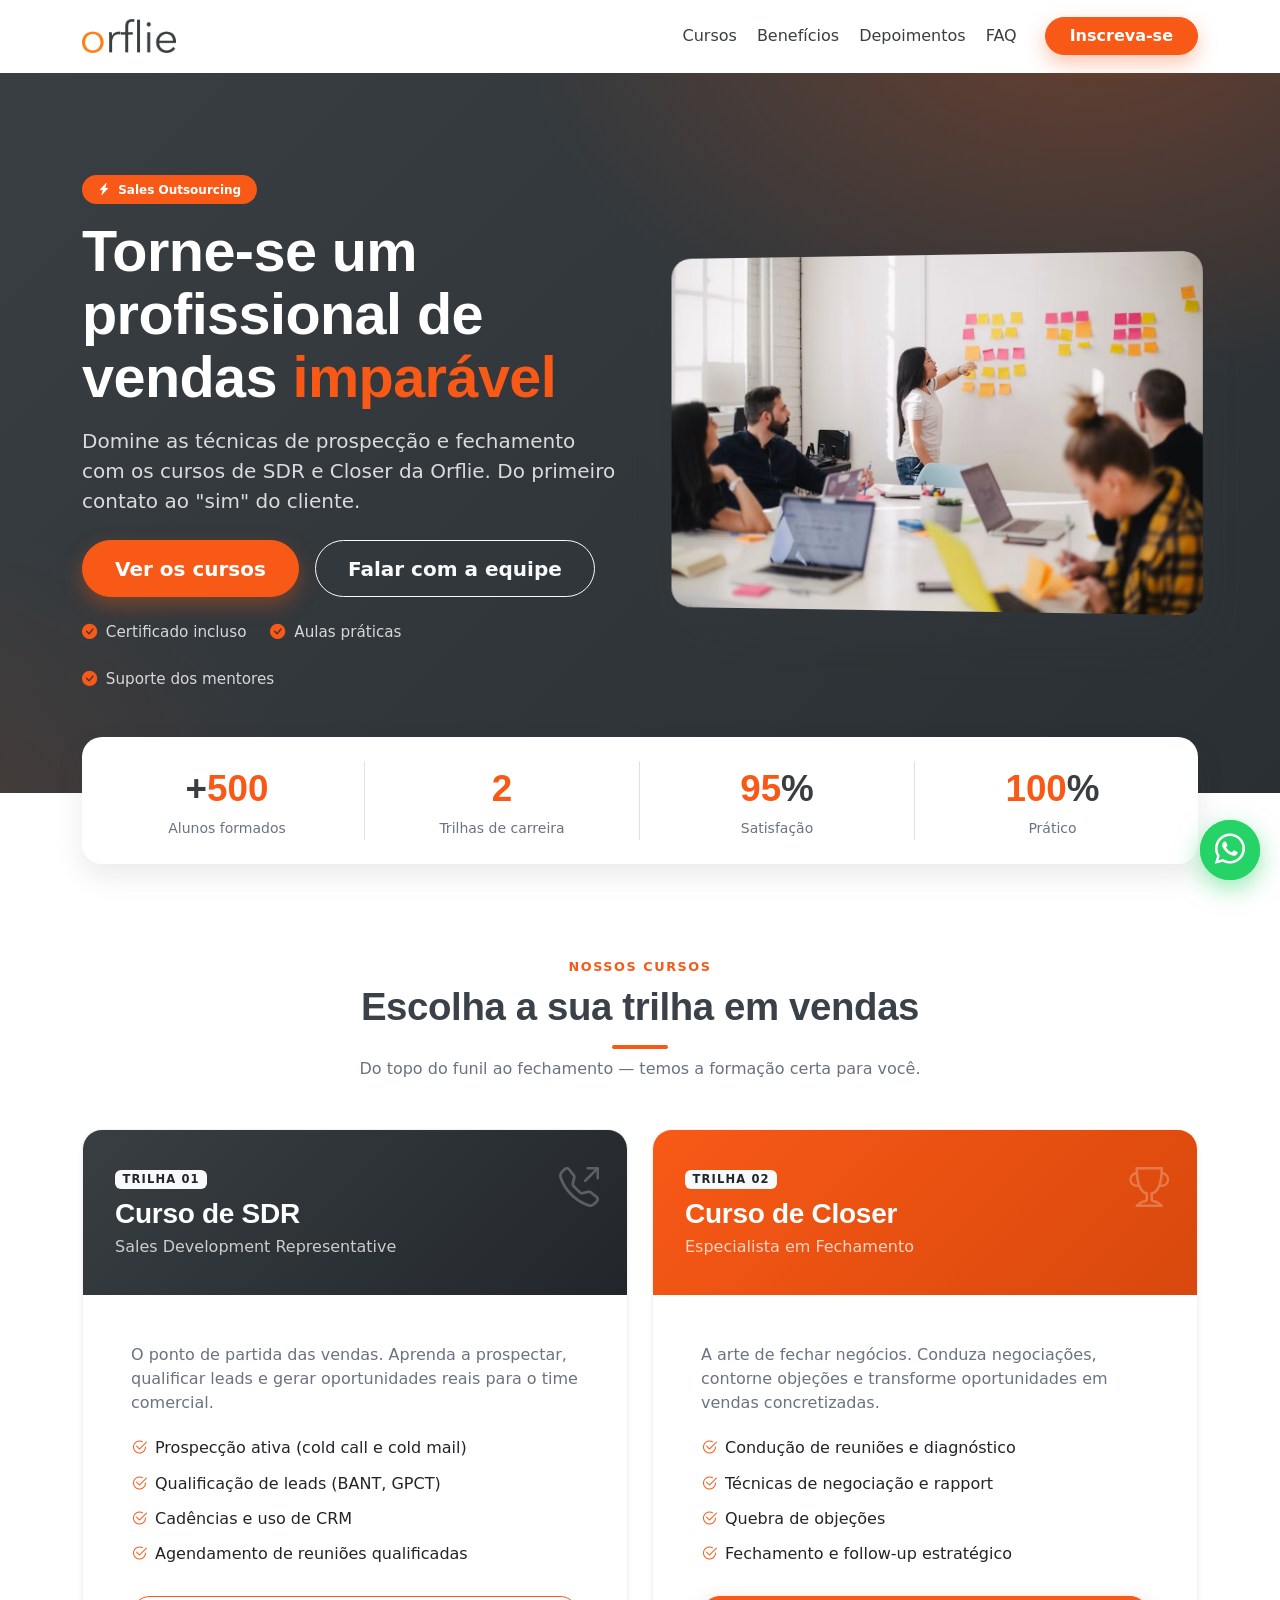
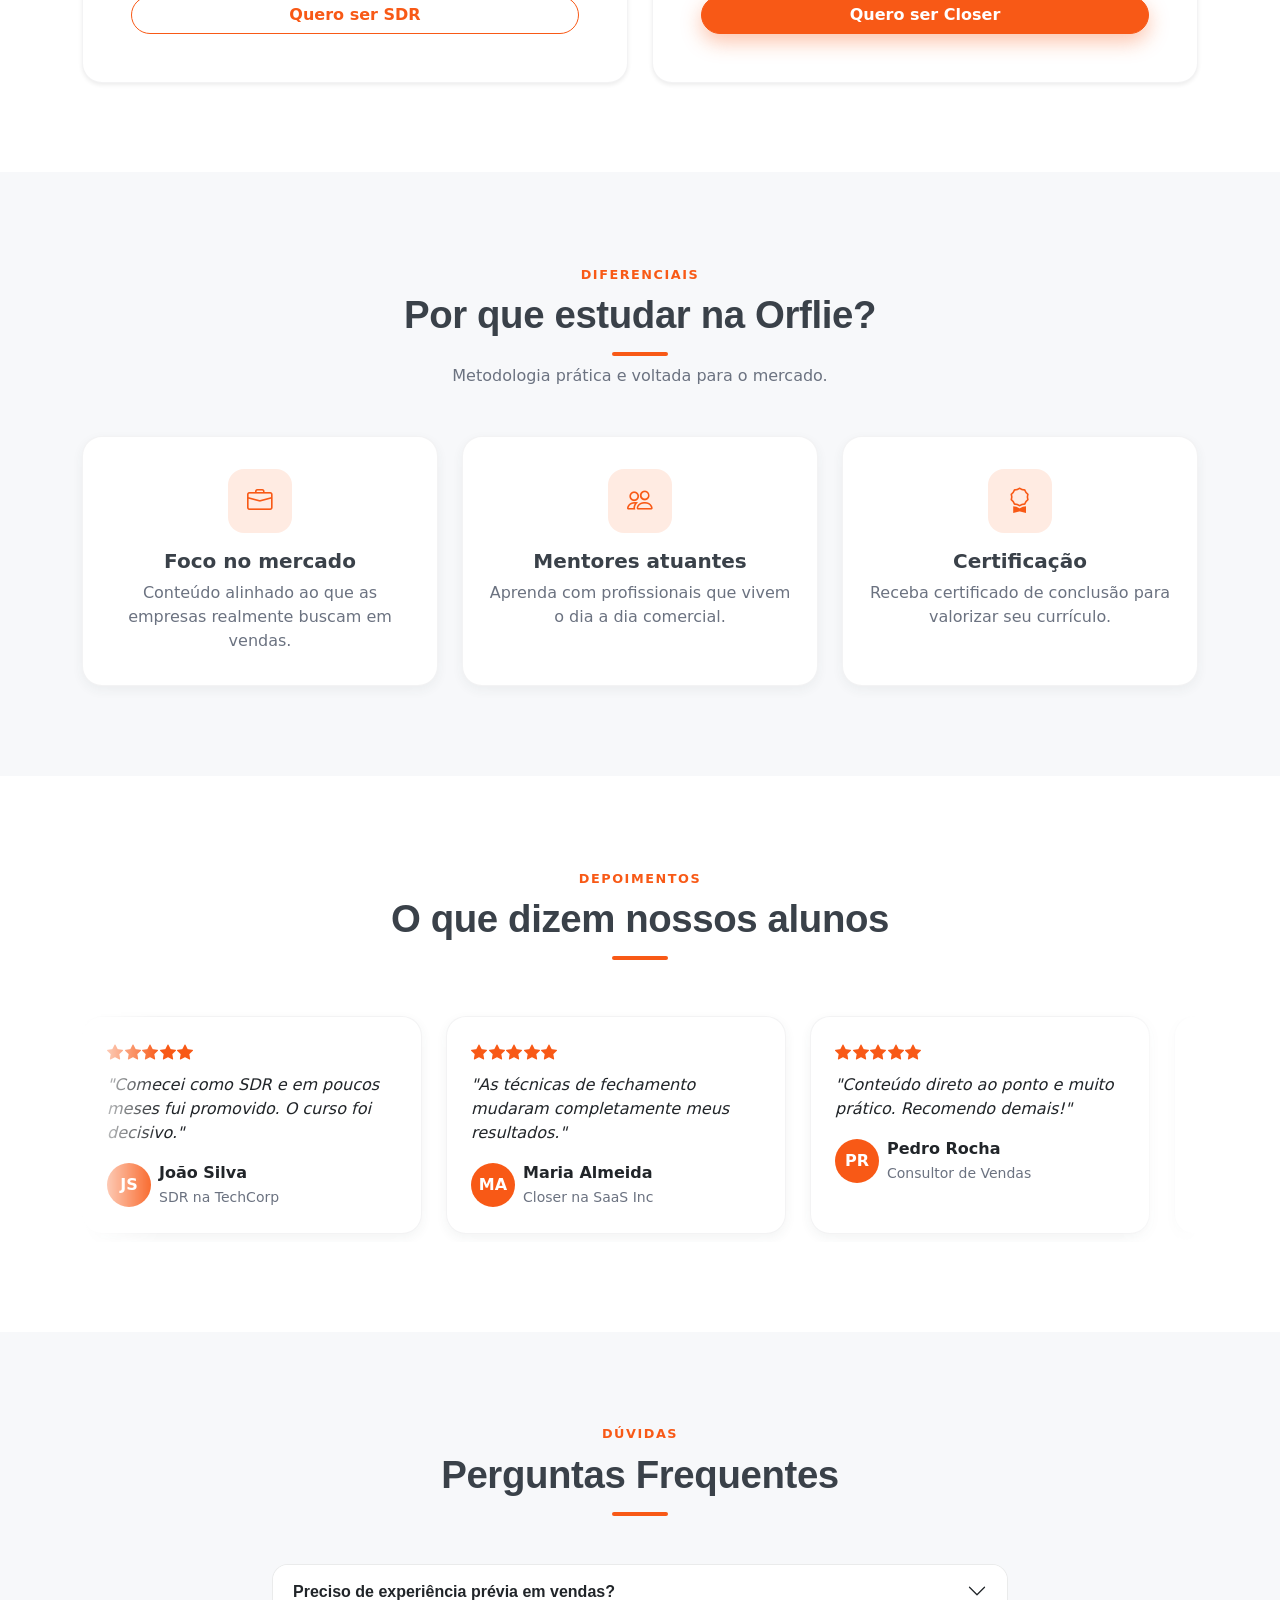
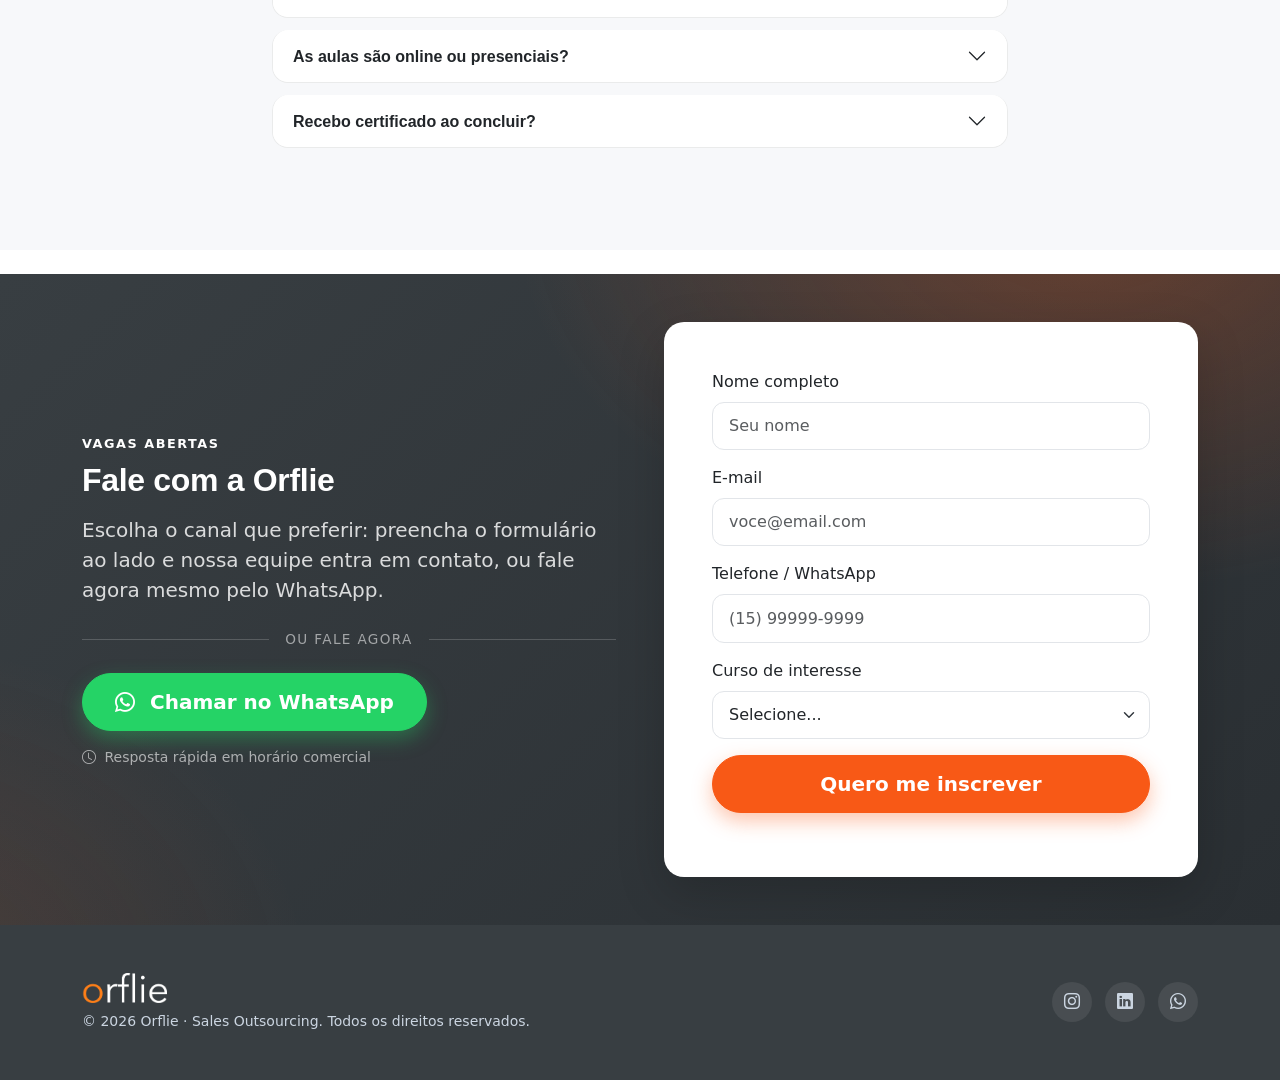
<file: index.html>
<!DOCTYPE html>
<html lang="pt-BR">
<head>
  <meta charset="UTF-8" />
  <meta name="viewport" content="width=device-width, initial-scale=1.0" />
  <title>Orflie - Plataforma de Cursos de SDR e Closer em Vendas</title>

  <!-- ===== SEO ===== -->
  <meta name="description" content="Plataforma de cursos de vendas da Orflie. Forme-se como SDR ou Closer com metodologia prática: prospecção, qualificação, negociação e fechamento." />
  <meta name="keywords" content="curso de SDR, curso de Closer, cursos de vendas, prospecção, qualificação de leads, fechamento de vendas, Orflie, sales outsourcing, treinamento comercial" />
  <meta name="author" content="Orflie" />
  <meta name="robots" content="index, follow" />
  <meta name="theme-color" content="#F85916" />
  <link rel="canonical" href="https://courses.orflie.lat/" />

  <!-- Open Graph (WhatsApp, Facebook, LinkedIn) -->
  <meta property="og:type" content="website" />
  <meta property="og:site_name" content="Orflie" />
  <meta property="og:locale" content="pt_BR" />
  <meta property="og:title" content="Orflie - Plataforma de Cursos de SDR e Closer em Vendas" />
  <meta property="og:description" content="Forme-se como SDR ou Closer com metodologia prática de vendas. Do primeiro contato ao fechamento." />
  <meta property="og:url" content="https://courses.orflie.lat/" />
  <meta property="og:image" content="https://courses.orflie.lat/assets/images/og-image.jpg" />
  <meta property="og:image:type" content="image/jpeg" />
  <meta property="og:image:width" content="1200" />
  <meta property="og:image:height" content="630" />
  <meta property="og:image:alt" content="Orflie - Plataforma de Cursos de SDR e Closer" />

  <!-- Twitter Cards -->
  <meta name="twitter:card" content="summary_large_image" />
  <meta name="twitter:title" content="Orflie - Plataforma de Cursos de SDR e Closer em Vendas" />
  <meta name="twitter:description" content="Forme-se como SDR ou Closer com metodologia prática de vendas. Do primeiro contato ao fechamento." />
  <meta name="twitter:image" content="https://courses.orflie.lat/assets/images/og-image.jpg" />

  <!-- Favicon -->
  <link rel="icon" href="assets/images/favicon.ico" sizes="any" />
  <link rel="shortcut icon" href="assets/images/favicon.ico" />

  <!-- ===== Segurança aplicável via meta (as demais vêm por HTTP header) ===== -->
  <meta http-equiv="Content-Security-Policy" content="default-src 'self'; script-src 'self' https://cdn.jsdelivr.net; style-src 'self' https://cdn.jsdelivr.net https://fonts.googleapis.com 'unsafe-inline'; font-src 'self' https://cdn.jsdelivr.net https://fonts.gstatic.com; img-src 'self' data:; connect-src 'self' https://orflia.ai; base-uri 'self'; form-action 'self'; object-src 'none'" />
  <meta name="referrer" content="strict-origin-when-cross-origin" />

  <!-- ===== Fontes ===== -->
  <link rel="preconnect" href="https://fonts.googleapis.com" />
  <link rel="preconnect" href="https://fonts.gstatic.com" crossorigin />
  <link href="https://fonts.googleapis.com/css2?family=Inter:wght@400;500;600;700&family=Poppins:wght@600;700;800&display=swap" rel="stylesheet" />

  <!-- ===== Bootstrap 5 CSS ===== -->
  <link
    href="https://cdn.jsdelivr.net/npm/bootstrap@5.3.3/dist/css/bootstrap.min.css"
    rel="stylesheet"
    integrity="sha384-QWTKZyjpPEjISv5WaRU9OFeRpok6YctnYmDr5pNlyT2bRjXh0JMhjY6hW+ALEwIH"
    crossorigin="anonymous"
  />
  <!-- ===== Bootstrap Icons ===== -->
  <link rel="stylesheet" href="https://cdn.jsdelivr.net/npm/bootstrap-icons@1.11.3/font/bootstrap-icons.min.css" />

  <!-- ===== CSS da Orflie ===== -->
  <link rel="stylesheet" href="assets/css/style.css" />

  <!-- ===== Dados estruturados (JSON-LD) ===== -->
  <script type="application/ld+json">
  {
    "@context": "https://schema.org",
    "@graph": [
      {
        "@type": "EducationalOrganization",
        "@id": "https://courses.orflie.lat/#organizacao",
        "name": "Orflie",
        "url": "https://courses.orflie.lat/",
        "logo": "https://courses.orflie.lat/assets/images/orflie-light.png",
        "description": "Plataforma de cursos de vendas da Orflie: formação prática para SDR e Closer.",
        "sameAs": [
          "https://www.instagram.com/orflie_group/",
          "https://www.linkedin.com/company/orflie/"
        ]
      },
      {
        "@type": "Course",
        "name": "Curso de SDR",
        "description": "Sales Development Representative: prospecção ativa, qualificação de leads (BANT, GPCT), cadências, uso de CRM e agendamento de reuniões qualificadas.",
        "provider": { "@id": "https://courses.orflie.lat/#organizacao" }
      },
      {
        "@type": "Course",
        "name": "Curso de Closer",
        "description": "Especialista em fechamento: condução de reuniões, técnicas de negociação e rapport, quebra de objeções e follow-up estratégico.",
        "provider": { "@id": "https://courses.orflie.lat/#organizacao" }
      }
    ]
  }
  </script>
</head>
<body>

  <!-- NAVBAR -->
  <nav class="navbar navbar-expand-lg navbar-light sticky-top" id="mainNav">
    <div class="container">
      <a class="navbar-brand" href="#">
        <img class="js-logo" data-variant="light" src="assets/images/orflie-light.png" alt="Orflie" />
      </a>
      <button class="navbar-toggler border-0" type="button" data-bs-toggle="collapse" data-bs-target="#menu" aria-label="Abrir menu">
        <span class="navbar-toggler-icon"></span>
      </button>
      <div class="collapse navbar-collapse" id="menu">
        <ul class="navbar-nav ms-auto mb-2 mb-lg-0 align-items-lg-center gap-lg-1">
          <li class="nav-item"><a class="nav-link" href="#cursos">Cursos</a></li>
          <li class="nav-item"><a class="nav-link" href="#beneficios">Benefícios</a></li>
          <li class="nav-item"><a class="nav-link" href="#depoimentos">Depoimentos</a></li>
          <li class="nav-item"><a class="nav-link" href="#faq">FAQ</a></li>
          <li class="nav-item ms-lg-3">
            <a class="btn btn-primary px-4" href="#contato">Inscreva-se</a>
          </li>
        </ul>
      </div>
    </div>
  </nav>

  <!-- HERO -->
  <header class="hero">
    <div class="container">
      <div class="row align-items-center g-5">
        <div class="col-lg-6">
          <span class="badge rounded-pill mb-3 px-3 py-2" style="background:var(--orflie-primary)">
            <i class="bi bi-lightning-charge-fill me-1"></i> Sales Outsourcing
          </span>
          <h1 class="mb-3">Torne-se um profissional de vendas <span class="highlight">imparável</span></h1>
          <p class="lead mb-4">
            Domine as técnicas de prospecção e fechamento com os cursos de
            <strong>SDR</strong> e <strong>Closer</strong> da Orflie. Do primeiro
            contato ao "sim" do cliente.
          </p>
          <div class="hero-actions d-flex flex-wrap gap-3">
            <a href="#cursos" class="btn btn-primary btn-lg">Ver os cursos</a>
            <a href="#contato" class="btn btn-outline-light btn-lg">Falar com a equipe</a>
          </div>
          <div class="hero-checks d-flex flex-wrap gap-4 mt-4">
            <span class="hero-check"><i class="bi bi-check-circle-fill me-1"></i> Certificado incluso</span>
            <span class="hero-check"><i class="bi bi-check-circle-fill me-1"></i> Aulas práticas</span>
            <span class="hero-check"><i class="bi bi-check-circle-fill me-1"></i> Suporte dos mentores</span>
          </div>
        </div>
        <div class="col-lg-6 text-center">
          <img
            class="hero-img img-fluid"
            src="assets/images/image.png"
            alt="Equipe de vendas em treinamento"
          />
        </div>
      </div>
    </div>
  </header>

  <!-- FAIXA DE ESTATÍSTICAS -->
  <div class="container">
    <div class="stats-band py-4 px-3">
      <div class="row text-center g-3">
        <div class="col-6 col-md-3 stat-item border-end">
          <div class="stat-number">+<span>500</span></div>
          <small class="text-muted-2">Alunos formados</small>
        </div>
        <div class="col-6 col-md-3 stat-item border-end">
          <div class="stat-number"><span>2</span></div>
          <small class="text-muted-2">Trilhas de carreira</small>
        </div>
        <div class="col-6 col-md-3 stat-item border-end">
          <div class="stat-number"><span>95</span>%</div>
          <small class="text-muted-2">Satisfação</small>
        </div>
        <div class="col-6 col-md-3 stat-item">
          <div class="stat-number"><span>100</span>%</div>
          <small class="text-muted-2">Prático</small>
        </div>
      </div>
    </div>
  </div>

  <!-- CURSOS -->
  <section id="cursos" class="section-block">
    <div class="container">
      <div class="text-center mb-5">
        <span class="kicker">Nossos cursos</span>
        <h2 class="section-title">Escolha a sua trilha em vendas</h2>
        <p class="text-muted-2">Do topo do funil ao fechamento — temos a formação certa para você.</p>
      </div>

      <div class="row g-4">
        <!-- CURSO SDR -->
        <div class="col-lg-6">
          <div class="card course-card shadow-sm">
            <div class="course-header sdr">
              <i class="bi bi-telephone-outbound course-icon"></i>
              <span class="badge bg-light text-dark badge-course mb-2">TRILHA 01</span>
              <h3 class="fw-bold mb-1">Curso de SDR</h3>
              <p class="mb-0 opacity-75">Sales Development Representative</p>
            </div>
            <div class="card-body p-4 p-md-5">
              <p class="text-muted-2">
                O ponto de partida das vendas. Aprenda a prospectar, qualificar leads
                e gerar oportunidades reais para o time comercial.
              </p>
              <ul class="list-unstyled course-list mb-4">
                <li><i class="bi bi-check2-circle me-2"></i>Prospecção ativa (cold call e cold mail)</li>
                <li><i class="bi bi-check2-circle me-2"></i>Qualificação de leads (BANT, GPCT)</li>
                <li><i class="bi bi-check2-circle me-2"></i>Cadências e uso de CRM</li>
                <li><i class="bi bi-check2-circle me-2"></i>Agendamento de reuniões qualificadas</li>
              </ul>
              <a href="#contato" class="btn btn-outline-primary w-100">Quero ser SDR</a>
            </div>
          </div>
        </div>

        <!-- CURSO CLOSER -->
        <div class="col-lg-6">
          <div class="card course-card shadow-sm">
            <div class="course-header closer">
              <i class="bi bi-trophy course-icon"></i>
              <span class="badge bg-light text-dark badge-course mb-2">TRILHA 02</span>
              <h3 class="fw-bold mb-1">Curso de Closer</h3>
              <p class="mb-0 opacity-75">Especialista em Fechamento</p>
            </div>
            <div class="card-body p-4 p-md-5">
              <p class="text-muted-2">
                A arte de fechar negócios. Conduza negociações, contorne objeções
                e transforme oportunidades em vendas concretizadas.
              </p>
              <ul class="list-unstyled course-list mb-4">
                <li><i class="bi bi-check2-circle me-2"></i>Condução de reuniões e diagnóstico</li>
                <li><i class="bi bi-check2-circle me-2"></i>Técnicas de negociação e rapport</li>
                <li><i class="bi bi-check2-circle me-2"></i>Quebra de objeções</li>
                <li><i class="bi bi-check2-circle me-2"></i>Fechamento e follow-up estratégico</li>
              </ul>
              <a href="#contato" class="btn btn-primary w-100">Quero ser Closer</a>
            </div>
          </div>
        </div>
      </div>
    </div>
  </section>

  <!-- BENEFÍCIOS -->
  <section id="beneficios" class="section-block section-alt">
    <div class="container">
      <div class="text-center mb-5">
        <span class="kicker">Diferenciais</span>
        <h2 class="section-title">Por que estudar na Orflie?</h2>
        <p class="text-muted-2">Metodologia prática e voltada para o mercado.</p>
      </div>
      <div class="row g-4 text-center">
        <div class="col-md-4">
          <div class="feature-card">
            <div class="feature-icon"><i class="bi bi-briefcase"></i></div>
            <h5 class="fw-bold">Foco no mercado</h5>
            <p class="text-muted-2 mb-0">Conteúdo alinhado ao que as empresas realmente buscam em vendas.</p>
          </div>
        </div>
        <div class="col-md-4">
          <div class="feature-card">
            <div class="feature-icon"><i class="bi bi-people"></i></div>
            <h5 class="fw-bold">Mentores atuantes</h5>
            <p class="text-muted-2 mb-0">Aprenda com profissionais que vivem o dia a dia comercial.</p>
          </div>
        </div>
        <div class="col-md-4">
          <div class="feature-card">
            <div class="feature-icon"><i class="bi bi-award"></i></div>
            <h5 class="fw-bold">Certificação</h5>
            <p class="text-muted-2 mb-0">Receba certificado de conclusão para valorizar seu currículo.</p>
          </div>
        </div>
      </div>
    </div>
  </section>

  <!-- DEPOIMENTOS -->
  <section id="depoimentos" class="section-block">
    <div class="container">
      <div class="text-center mb-5">
        <span class="kicker">Depoimentos</span>
        <h2 class="section-title">O que dizem nossos alunos</h2>
      </div>
      <!-- Carrossel de rolagem contínua (esteira). O JS duplica os cards p/ loop perfeito -->
      <div class="testimonials-marquee">
        <div class="testimonials-track">
          <div class="testimonial-item">
            <div class="card testimonial-card p-2 h-100">
              <div class="card-body">
                <p class="stars mb-2"><i class="bi bi-star-fill"></i><i class="bi bi-star-fill"></i><i class="bi bi-star-fill"></i><i class="bi bi-star-fill"></i><i class="bi bi-star-fill"></i></p>
                <p class="fst-italic">"Comecei como SDR e em poucos meses fui promovido. O curso foi decisivo."</p>
                <div class="d-flex align-items-center mt-3">
                  <div class="avatar me-2">JS</div>
                  <div><strong>João Silva</strong><br><small class="text-muted-2">SDR na TechCorp</small></div>
                </div>
              </div>
            </div>
          </div>
          <div class="testimonial-item">
            <div class="card testimonial-card p-2 h-100">
              <div class="card-body">
                <p class="stars mb-2"><i class="bi bi-star-fill"></i><i class="bi bi-star-fill"></i><i class="bi bi-star-fill"></i><i class="bi bi-star-fill"></i><i class="bi bi-star-fill"></i></p>
                <p class="fst-italic">"As técnicas de fechamento mudaram completamente meus resultados."</p>
                <div class="d-flex align-items-center mt-3">
                  <div class="avatar me-2">MA</div>
                  <div><strong>Maria Almeida</strong><br><small class="text-muted-2">Closer na SaaS Inc</small></div>
                </div>
              </div>
            </div>
          </div>
          <div class="testimonial-item">
            <div class="card testimonial-card p-2 h-100">
              <div class="card-body">
                <p class="stars mb-2"><i class="bi bi-star-fill"></i><i class="bi bi-star-fill"></i><i class="bi bi-star-fill"></i><i class="bi bi-star-fill"></i><i class="bi bi-star-fill"></i></p>
                <p class="fst-italic">"Conteúdo direto ao ponto e muito prático. Recomendo demais!"</p>
                <div class="d-flex align-items-center mt-3">
                  <div class="avatar me-2">PR</div>
                  <div><strong>Pedro Rocha</strong><br><small class="text-muted-2">Consultor de Vendas</small></div>
                </div>
              </div>
            </div>
          </div>
          <div class="testimonial-item">
            <div class="card testimonial-card p-2 h-100">
              <div class="card-body">
                <p class="stars mb-2"><i class="bi bi-star-fill"></i><i class="bi bi-star-fill"></i><i class="bi bi-star-fill"></i><i class="bi bi-star-fill"></i><i class="bi bi-star-fill"></i></p>
                <p class="fst-italic">"Saí do zero e hoje bato minhas metas de reuniões todos os meses."</p>
                <div class="d-flex align-items-center mt-3">
                  <div class="avatar me-2">AB</div>
                  <div><strong>Ana Beatriz</strong><br><small class="text-muted-2">SDR na CloudTech</small></div>
                </div>
              </div>
            </div>
          </div>
          <div class="testimonial-item">
            <div class="card testimonial-card p-2 h-100">
              <div class="card-body">
                <p class="stars mb-2"><i class="bi bi-star-fill"></i><i class="bi bi-star-fill"></i><i class="bi bi-star-fill"></i><i class="bi bi-star-fill"></i><i class="bi bi-star-fill"></i></p>
                <p class="fst-italic">"Aprendi a conduzir a negociação com segurança e a fechar muito mais rápido."</p>
                <div class="d-flex align-items-center mt-3">
                  <div class="avatar me-2">LF</div>
                  <div><strong>Lucas Ferreira</strong><br><small class="text-muted-2">Closer na FinPay</small></div>
                </div>
              </div>
            </div>
          </div>
          <div class="testimonial-item">
            <div class="card testimonial-card p-2 h-100">
              <div class="card-body">
                <p class="stars mb-2"><i class="bi bi-star-fill"></i><i class="bi bi-star-fill"></i><i class="bi bi-star-fill"></i><i class="bi bi-star-fill"></i><i class="bi bi-star-fill"></i></p>
                <p class="fst-italic">"Indiquei o curso para todo o meu time. O nível de qualificação subiu muito."</p>
                <div class="d-flex align-items-center mt-3">
                  <div class="avatar me-2">CS</div>
                  <div><strong>Camila Souza</strong><br><small class="text-muted-2">Gerente Comercial</small></div>
                </div>
              </div>
            </div>
          </div>
        </div>
      </div>
    </div>
  </section>

  <!-- FAQ -->
  <section id="faq" class="section-block section-alt">
    <div class="container">
      <div class="text-center mb-5">
        <span class="kicker">Dúvidas</span>
        <h2 class="section-title">Perguntas Frequentes</h2>
      </div>
      <div class="row justify-content-center">
        <div class="col-lg-8">
          <div class="accordion" id="faqAccordion">
            <div class="accordion-item">
              <h2 class="accordion-header">
                <button class="accordion-button collapsed" type="button" data-bs-toggle="collapse" data-bs-target="#faq1">
                  Preciso de experiência prévia em vendas?
                </button>
              </h2>
              <div id="faq1" class="accordion-collapse collapse" data-bs-parent="#faqAccordion">
                <div class="accordion-body text-muted-2">Não! O curso de SDR foi pensado para iniciantes. O de Closer é ideal para quem já tem alguma base e quer evoluir para o fechamento.</div>
              </div>
            </div>
            <div class="accordion-item">
              <h2 class="accordion-header">
                <button class="accordion-button collapsed" type="button" data-bs-toggle="collapse" data-bs-target="#faq2">
                  As aulas são online ou presenciais?
                </button>
              </h2>
              <div id="faq2" class="accordion-collapse collapse" data-bs-parent="#faqAccordion">
                <div class="accordion-body text-muted-2">As aulas são 100% online, então você pode estudar de onde estiver.</div>
              </div>
            </div>
            <div class="accordion-item">
              <h2 class="accordion-header">
                <button class="accordion-button collapsed" type="button" data-bs-toggle="collapse" data-bs-target="#faq3">
                  Recebo certificado ao concluir?
                </button>
              </h2>
              <div id="faq3" class="accordion-collapse collapse" data-bs-parent="#faqAccordion">
                <div class="accordion-body text-muted-2">Sim, ao concluir você recebe o certificado de conclusão da Orflie.</div>
              </div>
            </div>
          </div>
        </div>
      </div>
    </div>
  </section>

  <!-- CTA / CONTATO -->
  <section id="contato" class="py-5 hero mt-4">
    <div class="container">
      <div class="row align-items-center g-5">
        <div class="col-lg-6">
          <span class="kicker" style="color:#fff">Vagas abertas</span>
          <h2 class="fw-bold mb-3">Fale com a Orflie</h2>
          <p class="lead mb-0">Escolha o canal que preferir: preencha o formulário ao lado e nossa equipe entra em contato, ou fale agora mesmo pelo WhatsApp.</p>

          <div class="channel-divider">ou fale agora</div>

          <a href="https://wa.me/551523980186?text=Ol%C3%A1!%20Vim%20pela%20landing%20page%20da%20Orflie%20e%20quero%20saber%20mais%20sobre%20os%20cursos%20de%20SDR%20e%20Closer."
             target="_blank" rel="noopener noreferrer"
             class="btn btn-whatsapp btn-lg">
            <i class="bi bi-whatsapp me-2"></i> Chamar no WhatsApp
          </a>
          <p class="small mt-3 mb-0" style="color:rgba(255,255,255,.6)">
            <i class="bi bi-clock me-1"></i> Resposta rápida em horário comercial
          </p>
        </div>
        <div class="col-lg-6">
          <div class="card border-0 shadow-lg" style="border-radius:var(--radius)">
            <div class="card-body p-4 p-md-5">
              <!-- Integrado ao Orflie CRM (orflia.ai) — envio tratado em assets/js/main.js -->
              <form id="form-inscricao" novalidate>
                <div class="mb-3">
                  <label class="form-label" for="f-nome">Nome completo</label>
                  <input type="text" id="f-nome" name="nome" class="form-control" placeholder="Seu nome" autocomplete="name" required />
                </div>
                <div class="mb-3">
                  <label class="form-label" for="f-email">E-mail</label>
                  <input type="email" id="f-email" name="email" class="form-control" placeholder="voce@email.com" autocomplete="email" required />
                </div>
                <div class="mb-3">
                  <label class="form-label" for="f-telefone">Telefone / WhatsApp</label>
                  <input type="tel" id="f-telefone" name="telefone" class="form-control" placeholder="(15) 99999-9999" autocomplete="tel" inputmode="numeric" maxlength="15" pattern="\(\d{2}\) \d{4,5}-\d{4}" required />
                  <div class="invalid-feedback">Informe um telefone válido com DDD.</div>
                </div>
                <div class="mb-3">
                  <label class="form-label" for="f-curso">Curso de interesse</label>
                  <select id="f-curso" name="curso" class="form-select" required>
                    <option value="" selected disabled>Selecione...</option>
                    <option>SDR</option>
                    <option>Closer</option>
                    <option>Os dois</option>
                  </select>
                </div>
                <button type="submit" class="btn btn-primary w-100 btn-lg">Quero me inscrever</button>
                <div id="form-feedback" class="mt-3" role="status" aria-live="polite"></div>
              </form>
            </div>
          </div>
        </div>
      </div>
    </div>
  </section>

  <!-- FOOTER -->
  <footer class="py-5">
    <div class="container">
      <div class="row align-items-center">
        <div class="col-md-6 text-center text-md-start">
          <div class="footer-logo mb-2">
            <img class="js-logo" data-variant="dark" src="assets/images/orflie-dark.png" alt="Orflie" />
          </div>
          <p class="mb-0 small">© 2026 Orflie · Sales Outsourcing. Todos os direitos reservados.</p>
        </div>
        <div class="col-md-6 text-center text-md-end mt-3 mt-md-0">
          <a href="https://www.instagram.com/orflie_group/" target="_blank" rel="noopener noreferrer" class="me-2 social-icon" aria-label="Instagram"><i class="bi bi-instagram"></i></a>
          <a href="https://www.linkedin.com/company/orflie/posts/?feedView=all" target="_blank" rel="noopener noreferrer" class="me-2 social-icon" aria-label="LinkedIn"><i class="bi bi-linkedin"></i></a>
          <a href="https://wa.me/551523980186" target="_blank" rel="noopener noreferrer" class="social-icon" aria-label="WhatsApp"><i class="bi bi-whatsapp"></i></a>
        </div>
      </div>
    </div>
  </footer>

  <!-- ===== Botão flutuante do WhatsApp ===== -->
  <a href="https://wa.me/551523980186?text=Ol%C3%A1!%20Vim%20pela%20landing%20page%20da%20Orflie%20e%20quero%20saber%20mais%20sobre%20os%20cursos%20de%20SDR%20e%20Closer."
     target="_blank" rel="noopener noreferrer"
     class="whatsapp-float" aria-label="Falar no WhatsApp">
    <i class="bi bi-whatsapp"></i>
  </a>

  <!-- ===== Bootstrap 5 JS ===== -->
  <script
    src="https://cdn.jsdelivr.net/npm/bootstrap@5.3.3/dist/js/bootstrap.bundle.min.js"
    integrity="sha384-YvpcrYf0tY3lHB60NNkmXc5s9fDVZLESaAA55NDzOxhy9GkcIdslK1eN7N6jIeHz"
    crossorigin="anonymous"
  ></script>
  <!-- ===== JS da Orflie ===== -->
  <script src="assets/js/main.js"></script>
</body>
</html>
</file>
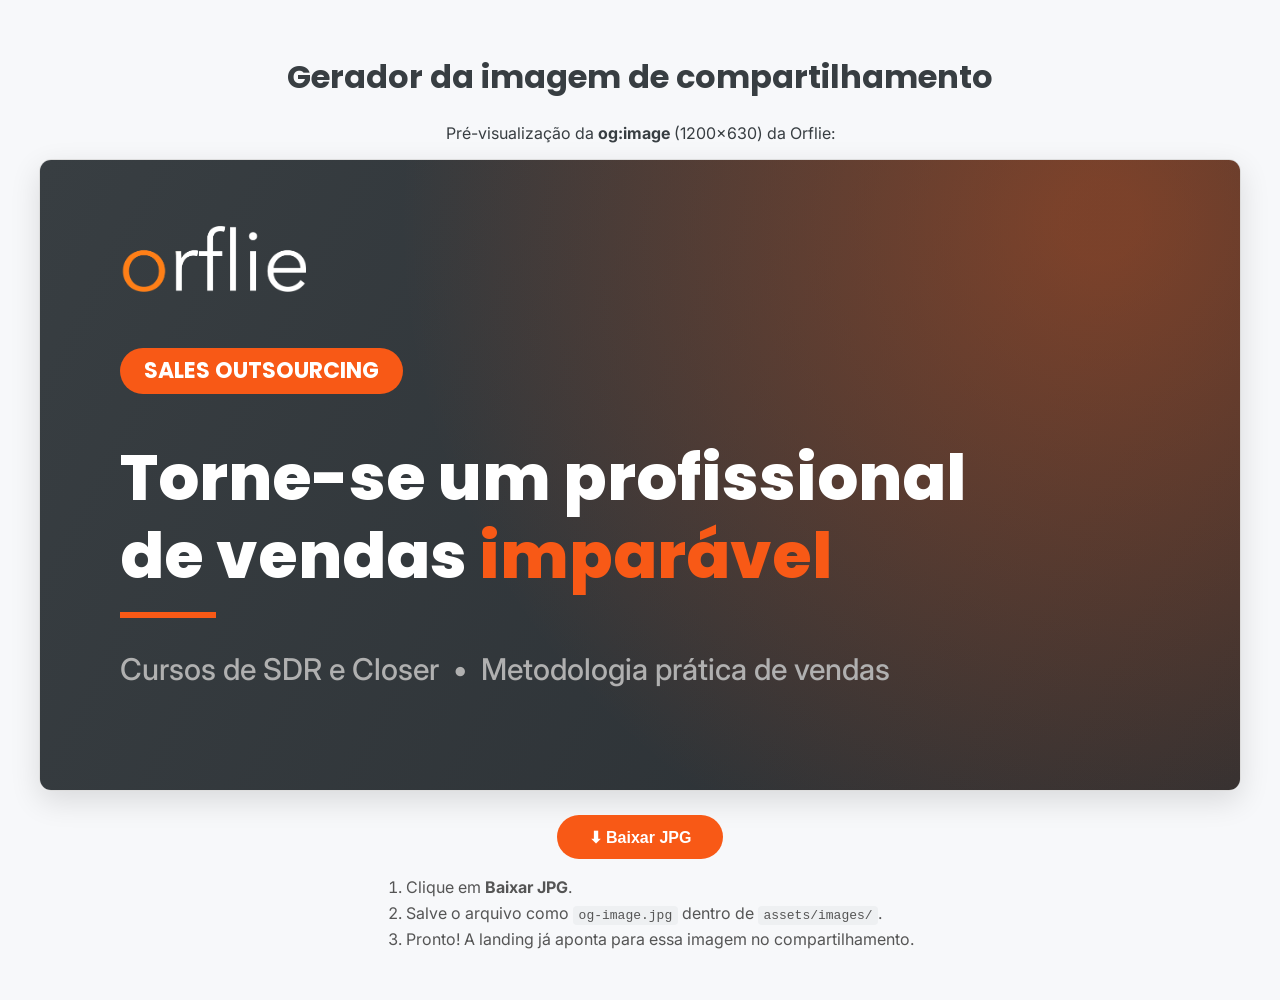
<file: og-generator.html>
<!DOCTYPE html>
<html lang="pt-BR">
<head>
  <meta charset="UTF-8" />
  <meta name="viewport" content="width=device-width, initial-scale=1.0" />
  <meta name="robots" content="noindex, nofollow" />
  <title>Gerador da og:image — Orflie</title>
  <link rel="preconnect" href="https://fonts.googleapis.com" />
  <link rel="preconnect" href="https://fonts.gstatic.com" crossorigin />
  <link href="https://fonts.googleapis.com/css2?family=Inter:wght@400;500;600;700&family=Poppins:wght@600;700;800&display=swap" rel="stylesheet" />
  <style>
    body { font-family: 'Inter', system-ui, sans-serif; background: #f7f8fa; color: #383E42; margin: 0; padding: 2rem 1rem; text-align: center; }
    h1 { font-family: 'Poppins', sans-serif; }
    canvas { max-width: 100%; height: auto; border: 1px solid #ddd; border-radius: 12px; box-shadow: 0 10px 30px rgba(0,0,0,.12); }
    .btn { display: inline-block; margin-top: 1.25rem; background: #F85916; color: #fff; border: none; font-weight: 600; font-size: 1rem; padding: .8rem 2rem; border-radius: 50rem; cursor: pointer; }
    .btn:hover { background: #d8480c; }
    ol { display: inline-block; text-align: left; max-width: 520px; color: #555; line-height: 1.6; }
    code { background: #eef0f2; padding: .1rem .35rem; border-radius: 4px; }
  </style>
</head>
<body>
  <h1>Gerador da imagem de compartilhamento</h1>
  <p>Pré-visualização da <strong>og:image</strong> (1200×630) da Orflie:</p>
  <canvas id="og" width="1200" height="630"></canvas>
  <div><button id="baixar" class="btn">⬇ Baixar JPG</button></div>
  <ol>
    <li>Clique em <strong>Baixar JPG</strong>.</li>
    <li>Salve o arquivo como <code>og-image.jpg</code> dentro de <code>assets/images/</code>.</li>
    <li>Pronto! A landing já aponta para essa imagem no compartilhamento.</li>
  </ol>
  <script src="assets/js/og-generator.js"></script>
</body>
</html>
</file>
<file: assets/css/style.css>
/* ============================================================
   Orflie — Landing de Cursos (Closer & SDR)
   Paleta da marca + layout moderno e responsivo
   ============================================================ */

:root {
  --orflie-primary: #F85916;        /* Laranja da marca */
  --orflie-primary-dark: #d8480c;
  --orflie-primary-soft: rgba(248, 89, 22, .12);
  --orflie-dark: #383E42;           /* Grafite da marca */
  --orflie-dark-2: #2a2f33;
  --orflie-gray: #B0B0B0;           /* Cinza de apoio */
  --orflie-text: #3a4149;
  --orflie-muted: #6b7280;
  --orflie-bg-soft: #f7f8fa;

  /* Sobrescreve o "primary" do Bootstrap para o laranja da Orflie */
  --bs-primary: #F85916;
  --bs-primary-rgb: 248, 89, 22;

  --shadow-sm: 0 .25rem .75rem rgba(56, 62, 66, .06);
  --shadow-md: 0 .75rem 1.75rem rgba(56, 62, 66, .10);
  --shadow-lg: 0 1.75rem 3.5rem rgba(56, 62, 66, .16);
  --radius: 1.25rem;
}

* { scroll-behavior: smooth; }

body {
  font-family: 'Inter', system-ui, -apple-system, 'Segoe UI', sans-serif;
  color: var(--orflie-text);
  overflow-x: hidden;              /* evita rolagem lateral no mobile */
}

h1, h2, h3, h4, .navbar-brand, .display-6 {
  font-family: 'Poppins', 'Inter', sans-serif;
  letter-spacing: -.01em;
}

/* Rótulo "kicker" acima dos títulos */
.kicker {
  display: inline-block;
  font-size: .8rem;
  font-weight: 700;
  letter-spacing: .12em;
  text-transform: uppercase;
  color: var(--orflie-primary);
  margin-bottom: .5rem;
}

.text-muted-2 { color: var(--orflie-muted) !important; }

/* ---------------- Botões ---------------- */
.btn { border-radius: 50rem; font-weight: 600; padding-inline: 1.5rem; }
.btn-lg { padding: .8rem 2rem; }

.btn-primary {
  --bs-btn-bg: var(--orflie-primary);
  --bs-btn-border-color: var(--orflie-primary);
  --bs-btn-hover-bg: var(--orflie-primary-dark);
  --bs-btn-hover-border-color: var(--orflie-primary-dark);
  --bs-btn-active-bg: var(--orflie-primary-dark);
  --bs-btn-active-border-color: var(--orflie-primary-dark);
  --bs-btn-disabled-bg: var(--orflie-primary);
  --bs-btn-disabled-border-color: var(--orflie-primary);
  box-shadow: 0 .5rem 1.25rem rgba(248, 89, 22, .35);
  transition: transform .2s ease, box-shadow .2s ease;
}
.btn-primary:hover { transform: translateY(-2px); box-shadow: 0 .75rem 1.5rem rgba(248, 89, 22, .45); }

.btn-outline-primary {
  --bs-btn-color: var(--orflie-primary);
  --bs-btn-border-color: var(--orflie-primary);
  --bs-btn-hover-bg: var(--orflie-primary);
  --bs-btn-hover-border-color: var(--orflie-primary);
  --bs-btn-active-bg: var(--orflie-primary);
  --bs-btn-active-border-color: var(--orflie-primary);
}
.text-primary { color: var(--orflie-primary) !important; }
.bg-primary   { background-color: var(--orflie-primary) !important; }

/* ---------------- Navbar ---------------- */
.navbar {
  background: rgba(255, 255, 255, .85);
  backdrop-filter: saturate(180%) blur(12px);
  transition: box-shadow .3s ease, padding .3s ease;
  padding-block: .9rem;
}
.navbar.scrolled { box-shadow: var(--shadow-sm); padding-block: .55rem; }
.navbar-brand img { height: 34px; }
.navbar .nav-link { font-weight: 500; color: var(--orflie-dark); }
.navbar .nav-link:hover { color: var(--orflie-primary) !important; }

/* ---------------- Hero ---------------- */
.hero {
  position: relative;
  background:
    radial-gradient(60rem 40rem at 85% -10%, rgba(248, 89, 22, .28), transparent 60%),
    radial-gradient(50rem 40rem at -10% 110%, rgba(248, 89, 22, .12), transparent 55%),
    linear-gradient(135deg, var(--orflie-dark) 0%, var(--orflie-dark-2) 100%);
  color: #fff;
  padding: clamp(4rem, 8vw, 7rem) 0;
  overflow: hidden;
}
.hero h1 { font-weight: 800; font-size: clamp(2.1rem, 5vw, 3.6rem); line-height: 1.1; }
.hero .lead { color: rgba(255, 255, 255, .82); }
.hero .highlight { color: var(--orflie-primary); }
.hero-img {
  border-radius: var(--radius);
  box-shadow: var(--shadow-lg);
  transform: perspective(1200px) rotateY(-6deg);
  transition: transform .4s ease;
}
.hero-img:hover { transform: perspective(1200px) rotateY(0deg); }

.hero-check { color: rgba(255, 255, 255, .8); font-size: .95rem; }
.hero-check i { color: var(--orflie-primary); }

/* Faixa de estatísticas */
.stats-band {
  background: #fff;
  border-radius: var(--radius);
  box-shadow: var(--shadow-md);
  margin-top: -3.5rem;
  position: relative;
  z-index: 3;
}
.stat-number {
  font-family: 'Poppins', sans-serif;
  font-weight: 800;
  font-size: clamp(1.6rem, 4vw, 2.3rem);
  color: var(--orflie-dark);
}
.stat-number span { color: var(--orflie-primary); }

/* ---------------- Seções ---------------- */
section { scroll-margin-top: 80px; }

/* Bloco de seção com mais respiro vertical */
.section-block { padding-block: clamp(4rem, 7vw, 6.5rem); }

/* Fundo alternado para separar as seções */
.section-alt { background: var(--orflie-bg-soft); }

.section-title {
  position: relative;
  font-weight: 800;
  font-size: clamp(1.7rem, 3.5vw, 2.4rem);
  margin-bottom: .5rem;
}
/* Barra laranja de destaque abaixo do título */
.section-title::after {
  content: "";
  display: block;
  width: 56px; height: 4px;
  border-radius: 2px;
  background: var(--orflie-primary);
  margin: .9rem auto 0;
}

/* ---------------- Cards de curso ---------------- */
.course-card {
  border: 1px solid rgba(56, 62, 66, .06);
  border-radius: var(--radius);
  transition: transform .3s ease, box-shadow .3s ease;
  overflow: hidden;
  height: 100%;
  background: #fff;
  box-shadow: var(--shadow-sm);
}
.course-card:hover { transform: translateY(-10px); box-shadow: var(--shadow-lg); }
.course-card .badge-course { font-size: .72rem; letter-spacing: .1em; font-weight: 700; }
.course-header { padding: 2.25rem 2rem; color: #fff; position: relative; }
.course-header.sdr    { background: linear-gradient(135deg, #383E42, #22262a); }
.course-header.closer { background: linear-gradient(135deg, #F85916, #d8480c); }
.course-header .course-icon {
  position: absolute; top: 1.75rem; right: 1.75rem;
  font-size: 2.5rem; opacity: .25;
}
.course-list li { padding: .35rem 0; }
.course-list i { color: var(--orflie-primary); }

/* ---------------- Ícones de benefício ---------------- */
.feature-card {
  background: #fff; border-radius: var(--radius);
  padding: 2rem 1.5rem; height: 100%;
  border: 1px solid rgba(56, 62, 66, .06);
  box-shadow: var(--shadow-sm);
  transition: transform .3s ease, box-shadow .3s ease;
}
.feature-card:hover { transform: translateY(-6px); box-shadow: var(--shadow-md); }
.feature-icon {
  width: 64px; height: 64px;
  display: inline-flex; align-items: center; justify-content: center;
  border-radius: 1rem;
  background: var(--orflie-primary-soft);
  color: var(--orflie-primary);
  font-size: 1.6rem;
  margin-bottom: 1rem;
}

/* ---------------- Depoimentos ---------------- */
.testimonial-card {
  background: #fff; border: 1px solid rgba(56, 62, 66, .06);
  border-radius: var(--radius); height: 100%;
  box-shadow: var(--shadow-sm);
  transition: transform .3s ease, box-shadow .3s ease;
}
.testimonial-card:hover { transform: translateY(-6px); box-shadow: var(--shadow-md); }
.avatar {
  width: 44px; height: 44px;
  background: var(--orflie-primary); color: #fff;
  display: flex; align-items: center; justify-content: center;
  border-radius: 50%; font-weight: 600; flex-shrink: 0;
}
.stars { color: var(--orflie-primary); letter-spacing: .1em; }

/* ---- Carrossel de depoimentos (esteira contínua) ---- */
.testimonials-marquee {
  overflow: hidden;
  padding: .5rem 0;
  -webkit-mask-image: linear-gradient(90deg, transparent, #000 7%, #000 93%, transparent);
          mask-image: linear-gradient(90deg, transparent, #000 7%, #000 93%, transparent);
}
.testimonials-track {
  display: flex;
  width: max-content;
  animation: testimonials-scroll 55s linear infinite;
}
.testimonials-marquee:hover .testimonials-track { animation-play-state: paused; }
.testimonial-item { flex: 0 0 340px; margin-right: 1.5rem; }

@keyframes testimonials-scroll {
  from { transform: translateX(0); }
  to   { transform: translateX(-50%); }
}

@media (max-width: 575.98px) {
  .testimonial-item { flex-basis: 82vw; margin-right: 1rem; }
}
@media (prefers-reduced-motion: reduce) {
  .testimonials-track { animation: none; flex-wrap: wrap; justify-content: center; width: auto; }
  .testimonial-item { margin-bottom: 1.5rem; }
  .testimonials-marquee { -webkit-mask-image: none; mask-image: none; }
}

/* ---------------- Accordion (FAQ) ---------------- */
.accordion { --bs-accordion-border-color: rgba(56, 62, 66, .1); }
.accordion-item { border-radius: 1rem !important; overflow: hidden; margin-bottom: .75rem; }
.accordion-button { font-weight: 600; }
.accordion-button:not(.collapsed) { color: var(--orflie-primary); background: var(--orflie-primary-soft); }
.accordion-button:focus { box-shadow: none; border-color: var(--orflie-primary); }
.accordion-button:not(.collapsed)::after {
  filter: invert(45%) sepia(89%) saturate(2000%) hue-rotate(350deg);
}

/* ---------------- Formulário ---------------- */
.form-control, .form-select { border-radius: .75rem; padding: .7rem 1rem; border-color: #e2e5e9; }
.form-control:focus, .form-select:focus {
  border-color: var(--orflie-primary);
  box-shadow: 0 0 0 .2rem var(--orflie-primary-soft);
}

/* ---------------- WhatsApp ---------------- */
.btn-whatsapp {
  background: #25D366; border-color: #25D366; color: #fff;
  font-weight: 600; border-radius: 50rem;
  box-shadow: 0 .5rem 1.25rem rgba(37, 211, 102, .35);
  transition: transform .2s ease, box-shadow .2s ease, background .2s ease;
}
.btn-whatsapp:hover {
  background: #1da851; border-color: #1da851; color: #fff;
  transform: translateY(-2px);
  box-shadow: 0 .75rem 1.5rem rgba(37, 211, 102, .45);
}

/* Divisor "ou" entre os dois canais */
.channel-divider {
  display: flex; align-items: center; gap: 1rem;
  color: rgba(255, 255, 255, .55); font-size: .85rem;
  text-transform: uppercase; letter-spacing: .1em; margin: 1.5rem 0;
}
.channel-divider::before,
.channel-divider::after {
  content: ""; flex: 1; height: 1px; background: rgba(255, 255, 255, .18);
}

/* Botão flutuante do WhatsApp */
.whatsapp-float {
  position: fixed; right: 1.25rem; bottom: 1.25rem;
  width: 60px; height: 60px; border-radius: 50%;
  background: #25D366; color: #fff;
  display: inline-flex; align-items: center; justify-content: center;
  font-size: 1.9rem; z-index: 1050;
  box-shadow: 0 .5rem 1.5rem rgba(37, 211, 102, .5);
  transition: transform .2s ease, box-shadow .2s ease;
}
.whatsapp-float:hover { color: #fff; transform: scale(1.08); }
.whatsapp-float::after {
  content: ""; position: absolute; inset: 0; border-radius: 50%;
  border: 2px solid #25D366; animation: wa-pulse 2s ease-out infinite;
}
@keyframes wa-pulse {
  0%   { transform: scale(1);   opacity: .6; }
  100% { transform: scale(1.8); opacity: 0; }
}
@media (max-width: 575.98px) {
  .whatsapp-float { width: 54px; height: 54px; font-size: 1.7rem; }
}
@media (prefers-reduced-motion: reduce) {
  .whatsapp-float::after { animation: none; }
}

/* ---------------- Rodapé ---------------- */
footer { background: var(--orflie-dark); color: #cbd5e1; }
footer a { transition: color .2s ease; }
footer a:hover { color: var(--orflie-primary) !important; }
footer .footer-logo img { height: 30px; }
.social-icon {
  width: 40px; height: 40px; border-radius: 50%;
  display: inline-flex; align-items: center; justify-content: center;
  background: rgba(255, 255, 255, .08);
  color: #cbd5e1 !important;
  transition: background .2s ease, transform .2s ease, color .2s ease;
}
.social-icon:hover {
  background: var(--orflie-primary);
  color: #fff !important;          /* mantém o ícone branco sobre o laranja */
  transform: translateY(-3px);
}

/* ============================================================
   RESPONSIVO — celular e telas pequenas
   ============================================================ */
@media (max-width: 991.98px) {
  .hero-img { transform: none; margin-top: 2.5rem; max-width: 90%; }
  .stats-band { margin-top: 1.5rem; }
}

@media (max-width: 767.98px) {
  .hero { text-align: center; padding: 3.5rem 0 2.5rem; }
  .hero .hero-actions { justify-content: center; }
  .hero .hero-checks { justify-content: center; }
  .course-header { padding: 1.75rem 1.5rem; }
  .stats-band .stat-item { border: none !important; }
}

@media (max-width: 575.98px) {
  .hero .hero-actions { flex-direction: column; }
  .hero .hero-actions .btn { width: 100%; }
  .navbar .btn { width: 100%; margin-top: .5rem; }
  .section-title { font-size: 1.6rem; }
  h1, .hero h1 { font-size: 2rem; }
}

/* Acessibilidade: respeita quem prefere menos animação */
@media (prefers-reduced-motion: reduce) {
  *, .btn-primary, .course-card, .hero-img { transition: none !important; }
  * { scroll-behavior: auto; }
}
</file>
